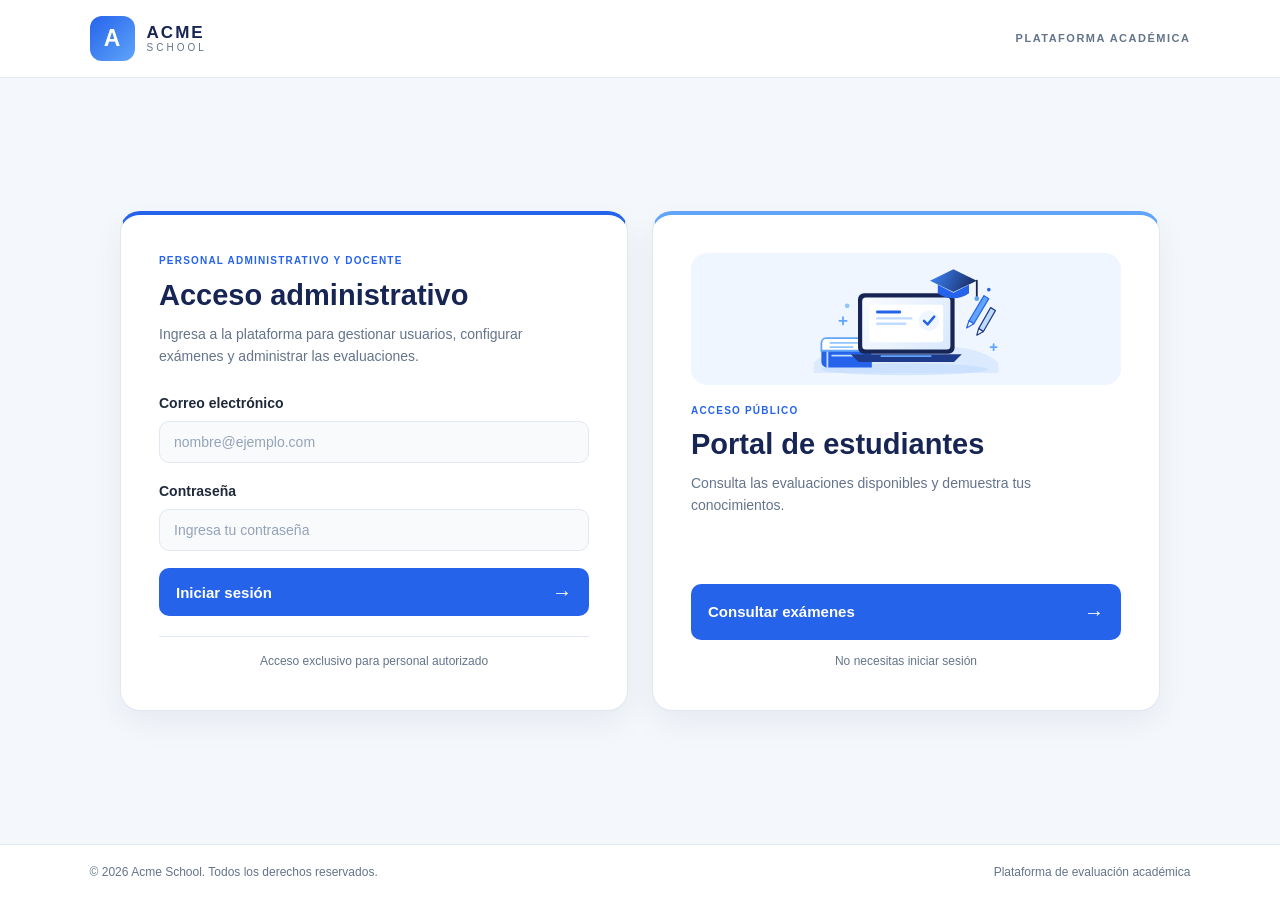
<file: index.html>
<!DOCTYPE html>
<html lang="es">

<head>
    <meta charset="UTF-8">
    <meta name="viewport" content="width=device-width, initial-scale=1.0">

    <meta name="description" content="Acme School - Plataforma de gestión y realización de exámenes">

    <title>Iniciar sesión | Acme School</title>

    <!-- Estilos generales -->
    <link rel="stylesheet" href="css/styles.css">

    <!-- Estilos del login -->
    <link rel="stylesheet" href="css/login.css">
</head>

<body>

    <!-- Encabezado -->
    <header class="login-header">
        <a href="index.html" class="brand">
            <div class="brand-icon">A</div>

            <div class="brand-text">
                <span class="brand-name">ACME</span>
                <span class="brand-subtitle">SCHOOL</span>
            </div>
        </a>

        <span class="header-label">PLATAFORMA ACADÉMICA</span>
    </header>

    <!-- Contenido principal -->
    <main class="login-main">

        <section class="login-container" aria-label="Opciones de acceso">

            <article class="access-card staff-card">
                <div class="login-card-header">
                    <span class="card-eyebrow">PERSONAL ADMINISTRATIVO Y DOCENTE</span>
                    <h1>Acceso administrativo</h1>
                    <p>Ingresa a la plataforma para gestionar usuarios, configurar exámenes y administrar las evaluaciones.</p>
                </div>

                <form id="login-form">
                    <div class="form-group">
                        <label for="email">Correo electrónico</label>
                        <input type="email" id="email" name="email" placeholder="nombre@ejemplo.com" autocomplete="username" required>
                    </div>
                    <div class="form-group">
                        <label for="password">Contraseña</label>
                        <input type="password" id="password" name="password" placeholder="Ingresa tu contraseña" autocomplete="current-password" required>
                    </div>
                    <div id="login-message" class="login-message" role="alert" aria-live="polite"></div>
                    <button type="submit" class="login-button">Iniciar sesión <span aria-hidden="true">→</span></button>
                </form>

                <div class="login-card-footer">
                    <span>Acceso exclusivo para personal autorizado</span>
                </div>
            </article>

            <article class="access-card student-card">
                <div class="student-icon">
                    <img
                        src="assets/images/student-portal.svg"
                        alt="Estudiante preparándose para una evaluación con libros y una tableta"
                    >
                </div>
                <span class="card-eyebrow">ACCESO PÚBLICO</span>
                <h2>Portal de estudiantes</h2>
                <p>Consulta las evaluaciones disponibles y demuestra tus conocimientos.</p>
                <a class="student-button" href="resolver.html">Consultar exámenes <span aria-hidden="true">→</span></a>
                <span class="student-note">No necesitas iniciar sesión</span>
            </article>

        </section>
    </main>

    <!-- Pie de página -->
    <footer class="login-footer">
        <p>© 2026 Acme School. Todos los derechos reservados.</p>
        <span>Plataforma de evaluación académica</span>
    </footer>

    <!-- JavaScript principal -->
    <script type="module" src="js/app.js"></script>

</body>

</html>
</file>
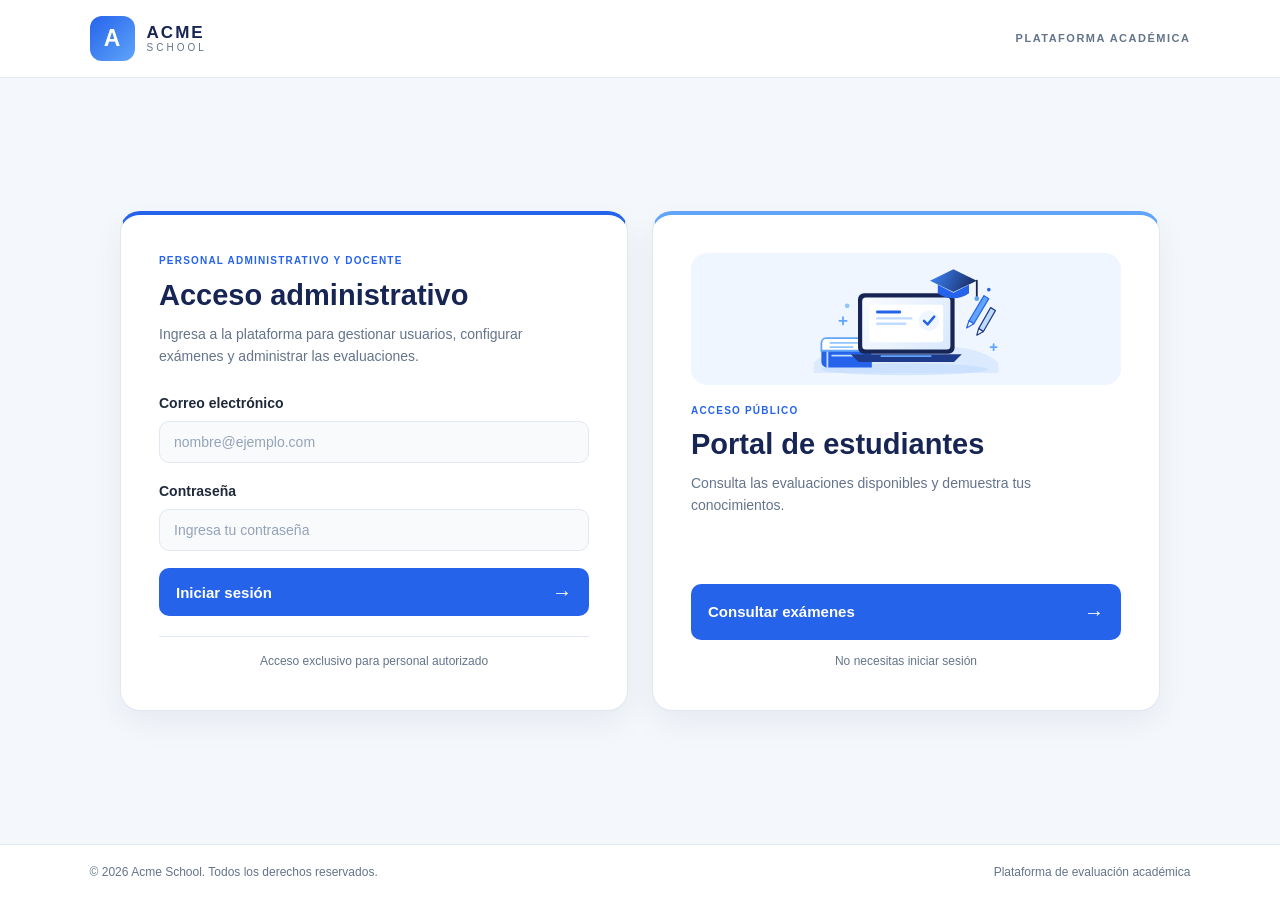
<file: dashboard.html>
<!DOCTYPE html>
<html lang="es">

<head>
    <meta charset="UTF-8">
    <meta name="viewport" content="width=device-width, initial-scale=1.0">

    <title>Dashboard | Acme School</title>

    <link rel="stylesheet" href="css/styles.css">
    <link rel="stylesheet" href="css/dashboard.css">
</head>

<body class="dashboard-page">

    <!-- ENCABEZADO -->
    <app-header></app-header>

    <!-- DISTRIBUCIÓN PRINCIPAL -->
    <div class="dashboard-layout">

        <!-- MENÚ LATERAL -->
        <app-sidebar></app-sidebar>


        <!-- CONTENIDO -->
        <main class="dashboard-content">

            <!-- BIENVENIDA -->
            <section id="overview" class="dashboard-welcome">

                <div>
                    <span class="welcome-tag">PANEL ADMINISTRATIVO</span>

                    <h1>¡Bienvenido a Acme School!</h1>

                    <p>
                        Administra tus usuarios y evaluaciones
                        desde un solo lugar.
                    </p>
                </div>

            </section>


            <!-- ESTADÍSTICAS -->
            <section class="stats-section">

                <div class="section-heading">
                    <h2>Resumen general</h2>
                    <p>Información de la plataforma</p>
                </div>

                <div class="stats-grid">

                    <acme-stat-card
                        id="users-count"
                        label="Usuarios registrados"
                        value="0"
                        icon="♙"
                        tone="users"
                    ></acme-stat-card>

                    <acme-stat-card
                        id="exams-count"
                        label="Exámenes creados"
                        value="0"
                        icon="▤"
                        tone="exams"
                    ></acme-stat-card>

                    <acme-stat-card
                        id="results-count"
                        label="Evaluaciones realizadas"
                        value="0"
                        icon="✓"
                        tone="results"
                    ></acme-stat-card>

                </div>
            </section>


            <!-- MÓDULOS -->
            <section class="modules-section">

                <div class="section-heading">
                    <h2>Administración</h2>
                    <p>Accede a los módulos de gestión.</p>
                </div>


                <div class="modules-grid">

                    <article id="users" class="module-card">

                        <div class="module-icon">♙</div>

                        <h3>Gestión de usuarios</h3>

                        <p>
                            Registra, consulta, actualiza y elimina
                            usuarios de la plataforma.
                        </p>

                        <a href="users.html" class="module-link">
                            Administrar usuarios →
                        </a>

                    </article>


                    <article id="exams" class="module-card">

                        <div class="module-icon">▤</div>

                        <h3>Gestión de exámenes</h3>

                        <p>
                            Crea evaluaciones, configura preguntas
                            y administra sus respuestas.
                        </p>

                        <a href="exams.html" class="module-link">
                            Administrar exámenes →
                        </a>

                    </article>

                </div>

            </section>


            <!-- PIE DE PÁGINA -->
            <footer class="dashboard-footer">
                © 2026 Acme School. Todos los derechos reservados.
            </footer>

        </main>

    </div>


    <!-- JAVASCRIPT -->
    <script type="module" src="js/app.js"></script>

</body>

</html>
</file>
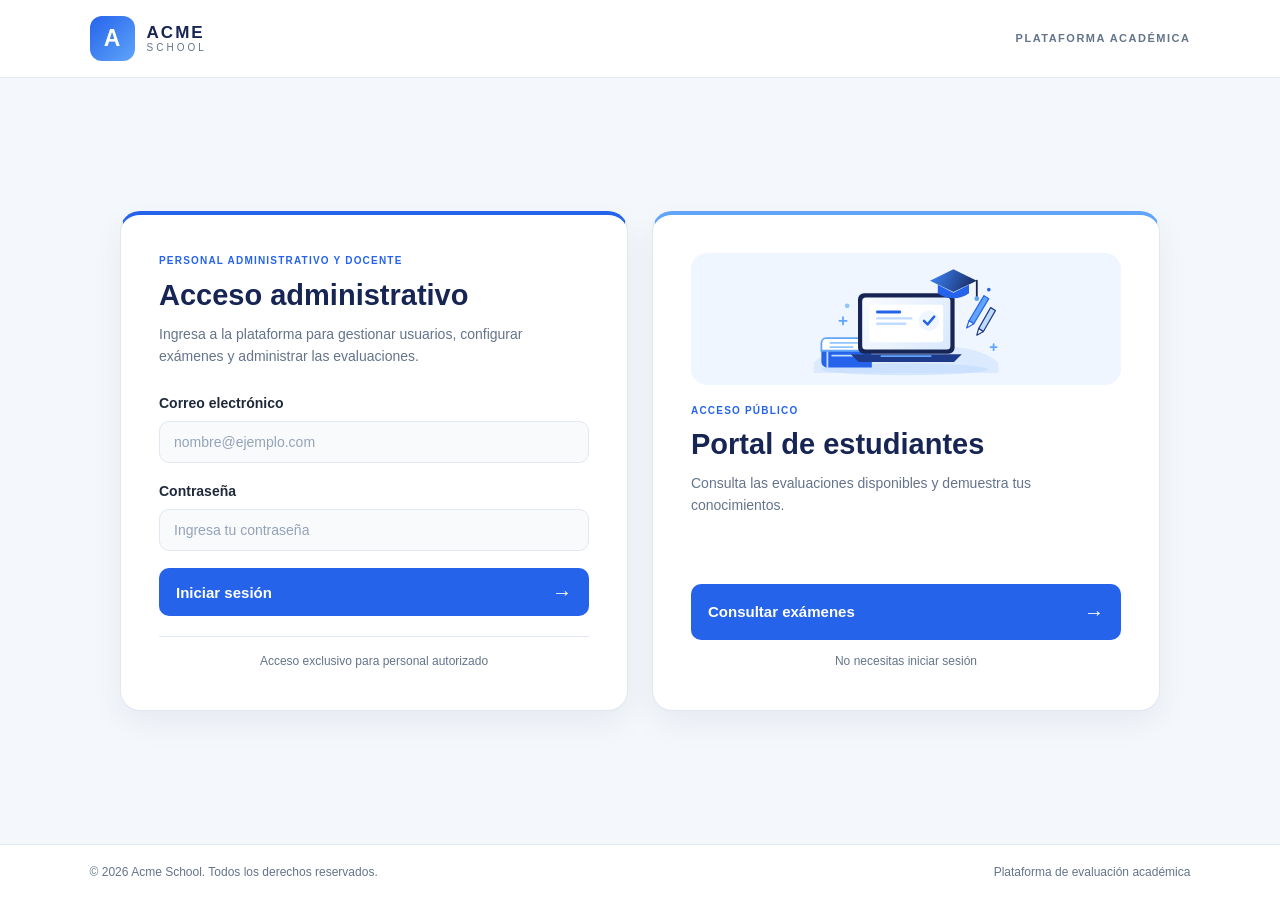
<file: exams.html>
<!DOCTYPE html>
<html lang="es">

<head>
    <meta charset="UTF-8">
    <meta name="viewport" content="width=device-width, initial-scale=1.0">

    <title>Gestión de exámenes | Acme School</title>

    <link rel="stylesheet" href="css/styles.css">
    <link rel="stylesheet" href="css/dashboard.css">
    <link rel="stylesheet" href="css/exams.css">
</head>

<body class="dashboard-page">

    <!-- ENCABEZADO -->
    <app-header></app-header>

    <!-- DISTRIBUCIÓN PRINCIPAL -->
    <div class="dashboard-layout">

        <!-- MENÚ LATERAL -->
        <app-sidebar></app-sidebar>

        <!-- CONTENIDO PRINCIPAL -->
        <main class="dashboard-content">

            <!-- PRESENTACIÓN -->
            <section class="dashboard-welcome">

                <span class="welcome-tag">PANEL ADMINISTRATIVO</span>

                <h1>Gestión de exámenes</h1>

                <p>
                    Crea, administra y configura las evaluaciones
                    de Acme School.
                </p>

            </section>


            <!-- FORMULARIO DE EXÁMENES -->
            <section class="exams-form-section">

                <div class="section-heading">

                    <h2 id="exam-form-title">Crear examen</h2>

                    <p>
                        Completa los datos para configurar una nueva evaluación.
                    </p>

                </div>

                <form id="exam-form">

                    <input type="hidden" id="exam-id">

                    <div class="exams-form-grid">

                        <!-- CÓDIGO -->
                        <div class="form-group">

                            <label for="exam-code">Código del examen</label>

                            <input
                                type="text"
                                id="exam-code"
                                placeholder="Ej. ACME-001"
                                required
                            >

                        </div>


                        <!-- TÍTULO -->
                        <div class="form-group">

                            <label for="exam-title">Título del examen</label>

                            <input
                                type="text"
                                id="exam-title"
                                placeholder="Ej. Evaluación de matemáticas"
                                required
                            >

                        </div>


                        <!-- TIEMPO -->
                        <div class="form-group">

                            <label for="exam-duration">
                                Tiempo (minutos)
                            </label>

                            <input
                                type="number"
                                id="exam-duration"
                                min="1"
                                max="300"
                                placeholder="Ej. 60"
                                required
                            >

                        </div>


                        <!-- PORCENTAJE DE APROBACIÓN -->
                        <div class="form-group">

                            <label for="exam-passing">
                                Porcentaje de aprobación (%)
                            </label>

                            <input
                                type="number"
                                id="exam-passing"
                                min="0"
                                max="100"
                                placeholder="Ej. 70"
                                required
                            >

                        </div>


                        <!-- DESCRIPCIÓN -->
                        <div class="form-group full-width">

                            <label for="exam-description">
                                Descripción del examen
                            </label>

                            <textarea
                                id="exam-description"
                                rows="4"
                                placeholder="Describe el contenido y objetivo de la evaluación..."
                                required
                            ></textarea>

                        </div>

                    </div>


                    <!-- MENSAJES -->
                    <div
                        id="exams-message"
                        class="exams-message"
                        role="alert"
                        aria-live="polite"
                    ></div>


                    <!-- BOTONES -->
                    <div class="exams-form-actions">

                        <button type="submit" id="submit-exam">
                            Crear examen
                        </button>

                        <button
                            type="button"
                            id="cancel-exam-edit"
                            hidden
                        >
                            Cancelar edición
                        </button>

                    </div>

                </form>

            </section>


            <!-- TABLA DE EXÁMENES -->
            <section class="exams-table-section">

                <div class="section-heading">

                    <h2>Exámenes registrados</h2>

                    <p>
                        Consulta y administra las evaluaciones disponibles.
                    </p>

                </div>


                <div class="table-container">

                    <table>

                        <thead>

                            <tr>
                                <th>Código</th>
                                <th>Título</th>
                                <th>Tiempo</th>
                                <th>Aprobación</th>
                                <th>Descripción</th>
                                <th>Acciones</th>
                            </tr>

                        </thead>

                        <tbody id="exams-table-body">

                            <!-- Los exámenes se cargarán con JavaScript -->

                        </tbody>

                    </table>

                </div>

            </section>


            <!-- PIE DE PÁGINA -->
            <footer class="dashboard-footer">

                © 2026 Acme School. Todos los derechos reservados.

            </footer>

        </main>

    </div>


    <!-- JAVASCRIPT -->
    <script type="module" src="js/app.js"></script>

</body>

</html>
</file>
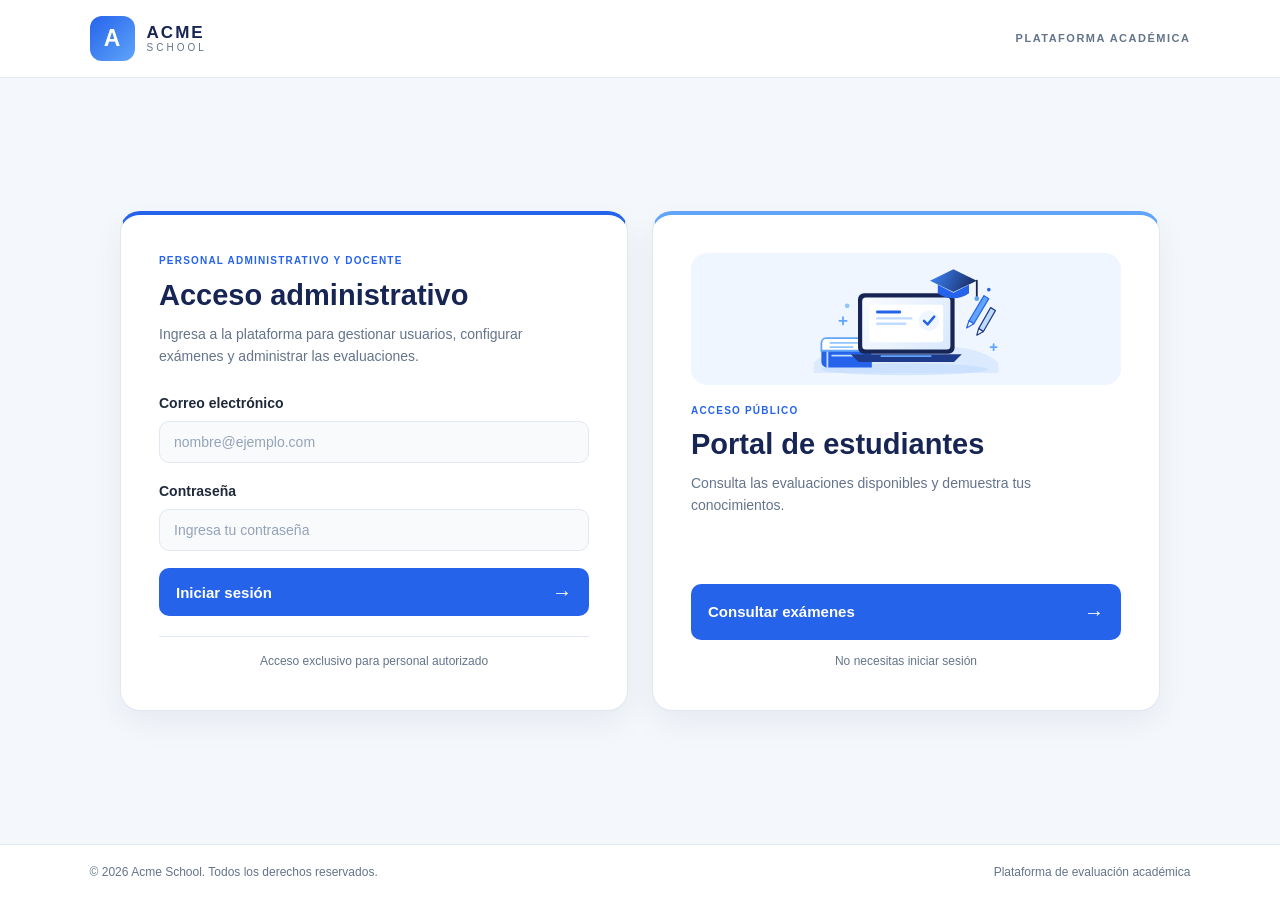
<file: questions.html>
<!DOCTYPE html>
<html lang="es">

<head>
    <meta charset="UTF-8">
    <meta name="viewport" content="width=device-width, initial-scale=1.0">

    <title>Gestión de preguntas | Acme School</title>

    <link rel="stylesheet" href="css/styles.css">
    <link rel="stylesheet" href="css/dashboard.css">
    <link rel="stylesheet" href="css/questions.css">
</head>

<body class="dashboard-page">

    <!-- ENCABEZADO -->
    <app-header></app-header>

    <!-- DISTRIBUCIÓN PRINCIPAL -->
    <div class="dashboard-layout">

        <!-- MENÚ LATERAL -->
        <app-sidebar></app-sidebar>

        <!-- CONTENIDO -->
        <main class="dashboard-content">

            <!-- PRESENTACIÓN -->
            <section class="dashboard-welcome">

                <span class="welcome-tag">PANEL ADMINISTRATIVO</span>

                <h1>Constructor de preguntas</h1>

                <p>
                    Administra las preguntas y respuestas de cada evaluación.
                </p>

                <a href="exams.html" class="back-link">
                    ← Volver a gestión de exámenes
                </a>

            </section>


            <!-- INFORMACIÓN DEL EXAMEN -->
            <section class="selected-exam-card">

                <div>
                    <span class="exam-label">EXAMEN SELECCIONADO</span>

                    <h2 id="selected-exam-title">
                        Cargando examen...
                    </h2>

                    <p id="selected-exam-description"></p>
                </div>

                <div class="selected-exam-details">

                    <span>
                        Código: <strong id="selected-exam-code"></strong>
                    </span>

                    <span>
                        Tiempo: <strong id="selected-exam-duration"></strong>
                    </span>

                    <span>
                        Aprobación: <strong id="selected-exam-passing"></strong>
                    </span>

                </div>

            </section>


            <!-- FORMULARIO DE PREGUNTAS -->
            <section class="questions-form-section">

                <div class="section-heading">

                    <h2 id="question-form-title">Crear pregunta</h2>

                    <p>
                        Escribe la pregunta y configura sus posibles respuestas.
                    </p>

                </div>

                <form id="question-form">

                    <input type="hidden" id="question-id">

                    <!-- DESCRIPCIÓN DE LA PREGUNTA -->
                    <div class="form-group">

                        <label for="question-text">
                            Enunciado de la pregunta
                        </label>

                        <textarea
                            id="question-text"
                            rows="3"
                            placeholder="Escribe aquí el enunciado de la pregunta..."
                            required
                        ></textarea>

                    </div>


                    <!-- RESPUESTAS -->
                    <div class="answers-section">

                        <div class="answers-heading">

                            <div>
                                <h3>Posibles respuestas</h3>

                                <p>
                                    Marca el círculo de la respuesta correcta.
                                </p>
                            </div>

                            <span class="correct-indicator">
                                Una sola correcta
                            </span>

                        </div>


                        <!-- CONTENEDOR DINÁMICO -->
                        <div id="answers-container">

                            <!-- JavaScript generará las respuestas aquí -->

                        </div>


                        <button
                            type="button"
                            id="add-answer"
                            class="add-answer-button"
                        >
                            + Agregar respuesta
                        </button>

                    </div>


                    <!-- MENSAJES -->
                    <div
                        id="questions-message"
                        class="questions-message"
                        role="alert"
                        aria-live="polite"
                    ></div>


                    <!-- ACCIONES -->
                    <div class="questions-form-actions">

                        <button type="submit" id="submit-question">
                            Guardar pregunta
                        </button>

                        <button
                            type="button"
                            id="cancel-question-edit"
                            hidden
                        >
                            Cancelar edición
                        </button>

                    </div>

                </form>

            </section>


            <!-- LISTADO DE PREGUNTAS -->
            <section class="questions-list-section">

                <div class="section-heading">

                    <h2>Preguntas registradas</h2>

                    <p>
                        Preguntas asociadas a este examen.
                    </p>

                </div>

                <div id="questions-list">

                    <!-- JavaScript mostrará las preguntas -->

                </div>

            </section>


            <!-- PIE DE PÁGINA -->
            <footer class="dashboard-footer">

                © 2026 Acme School. Todos los derechos reservados.

            </footer>

        </main>

    </div>


    <!-- JAVASCRIPT -->
    <script type="module" src="js/app.js"></script>

</body>

</html>
</file>
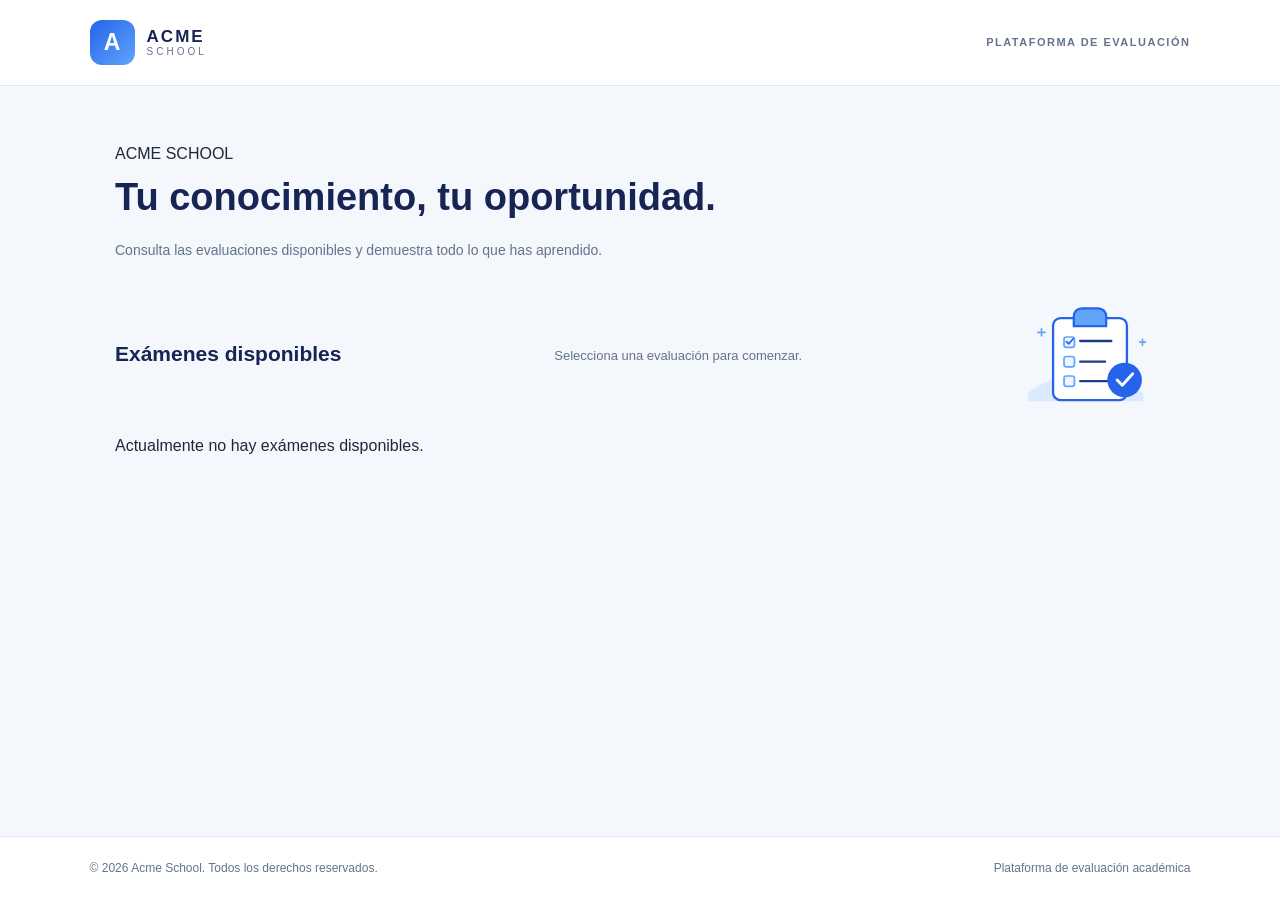
<file: resolver.html>
<!DOCTYPE html>
<html lang="es">

<head>
    <meta charset="UTF-8">
    <meta name="viewport" content="width=device-width, initial-scale=1.0">

    <title>Exámenes disponibles | Acme School</title>

    <link rel="stylesheet" href="css/styles.css">
    <link rel="stylesheet" href="css/exam.css">
</head>

<body class="resolver-page">

    <!-- ENCABEZADO -->
    <header class="public-header">

        <a href="resolver.html" class="brand">

            <div class="brand-icon">A</div>

            <div class="brand-text">
                <span class="brand-name">ACME</span>
                <span class="brand-subtitle">SCHOOL</span>
            </div>

        </a>

        <span class="header-label">
            PLATAFORMA DE EVALUACIÓN
        </span>

    </header>


    <!-- CONTENIDO PRINCIPAL -->
    <main class="resolver-main">

        <!-- INTRODUCCIÓN -->
        <section class="resolver-welcome">

            <span class="welcome-tag">ACME SCHOOL</span>

            <h1>Tu conocimiento, tu oportunidad.</h1>

            <p>
                Consulta las evaluaciones disponibles y demuestra
                todo lo que has aprendido.
            </p>

        </section>


        <!-- MENSAJES -->
        <div id="resolver-message" class="resolver-message" role="alert" aria-live="polite"></div>


        <!-- CATÁLOGO DE EXÁMENES -->
        <section id="exam-catalog">

            <div class="section-heading">

                <h2>Exámenes disponibles</h2>

                <p>
                    Selecciona una evaluación para comenzar.
                </p>

                <img
                    class="catalog-illustration"
                    src="assets/images/exam-catalog.svg"
                    alt="Portapapeles con una evaluación completada y una marca de verificación"
                >
            </div>

            <div id="available-exams" class="available-exams">

                <!-- Los exámenes se cargarán mediante JavaScript -->

            </div>

        </section>


        <!-- IDENTIFICACIÓN DEL ESTUDIANTE -->
        <section id="student-identification-section" hidden>

            <button type="button" id="back-to-catalog" class="back-link">
                ← Volver a los exámenes
            </button>

            <div class="student-card">

                <div class="section-heading">

                    <h2>Identificación del estudiante</h2>

                    <p>
                        Ingresa tus datos para comenzar la evaluación.
                    </p>

                    <div class="student-info-notice">
                        <span class="info-icon" aria-hidden="true">i</span>
                        <p>No necesitas una cuenta ni contraseña. Simplemente ingresa tu número de identificación y nombre completo para comenzar tu evaluación.</p>
                    </div>

                </div>

                <form id="student-form">

                    <div class="form-group">

                        <label for="student-identification">
                            Número de identificación
                        </label>

                        <input type="text" id="student-identification" required placeholder="Ingresa tu identificación">

                    </div>

                    <div class="form-group">

                        <label for="student-name">
                            Nombre completo
                        </label>

                        <input type="text" id="student-name" required placeholder="Ingresa tu nombre completo">

                    </div>

                    <button type="submit" id="start-exam">
                        Comenzar examen →
                    </button>

                </form>

            </div>

        </section>


        <!-- DESARROLLO DEL EXAMEN -->
        <section id="exam-view" hidden>

            <div class="exam-header-card">

                <div>

                    <span class="exam-label">
                        EVALUACIÓN EN CURSO
                    </span>

                    <h2 id="exam-title-display"></h2>

                    <p id="exam-description-display"></p>

                </div>

                <div class="exam-information">

                    <span>
                        Preguntas:
                        <strong id="exam-question-count">0</strong>
                    </span>

                    <span>
                        Para aprobar:
                        <strong id="exam-passing-display">0%</strong>
                    </span>

                </div>

            </div>


            <section class="exam-student-card" aria-label="Estudiante que presenta la evaluación">
                <h3>ESTUDIANTE QUE PRESENTA LA EVALUACIÓN</h3>
                <div class="exam-student-details">
                    <p><span class="student-detail-icon" aria-hidden="true"><svg viewBox="0 0 24 24" fill="none" xmlns="http://www.w3.org/2000/svg"><circle cx="12" cy="8" r="3.5" stroke="currentColor" stroke-width="1.8"/><path d="M5.5 20v-1.5a6.5 6.5 0 0 1 13 0V20h-13Z" stroke="currentColor" stroke-width="1.8" stroke-linejoin="round"/></svg></span><span>Nombre completo:</span> <strong id="exam-student-name"></strong></p>
                    <p><span class="student-detail-icon id-icon" aria-hidden="true">#</span><span>Número de identificación:</span> <strong id="exam-student-identification"></strong></p>
                </div>
            </section>

            <!-- CRONÓMETRO -->
            <div class="timer-card">

                <span>TIEMPO RESTANTE</span>

                <strong id="exam-timer">00:00</strong>

            </div>


            <!-- PREGUNTAS -->
            <form id="exam-form">

                <div id="exam-questions">

                    <!-- Las preguntas aparecerán aquí -->

                </div>

                <button type="submit" id="finish-exam">
                    Terminar examen
                </button>

            </form>

        </section>


        <!-- RESULTADOS -->
        <section id="exam-result" hidden>

            <div class="result-card">

                <span class="result-label">
                    RESULTADO DE LA EVALUACIÓN
                </span>

                <h2 id="result-status"></h2>

                <div class="result-percentage">

                    <strong id="result-percentage">0%</strong>

                    <span>Porcentaje obtenido</span>

                </div>

                <p id="result-student"></p>

                <p id="result-detail"></p>

                <div class="result-actions">
                    <button type="button" id="return-catalog">
                        Volver a los exámenes
                    </button>
                    <a class="return-home-button" href="index.html">
                        Volver al inicio
                    </a>
                </div>

            </div>

        </section>

    </main>


    <!-- PIE DE PÁGINA -->
    <footer class="public-footer">

        <p>
            © 2026 Acme School. Todos los derechos reservados.
        </p>

        <span>Plataforma de evaluación académica</span>

    </footer>


    <!-- JAVASCRIPT -->
    <script type="module" src="js/app.js"></script>

</body>

</html>
</file>
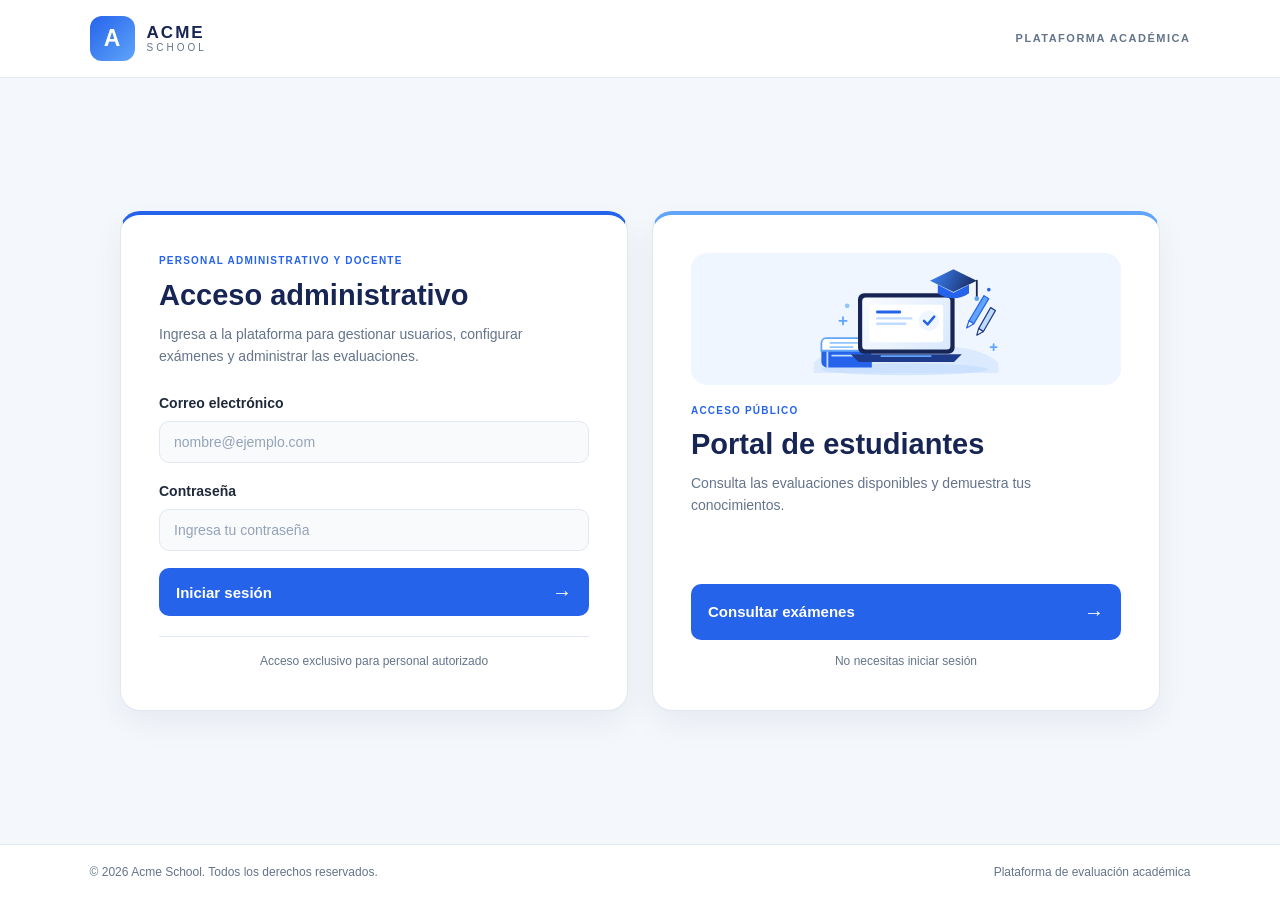
<file: users.html>
<!DOCTYPE html>
<html lang="es">

<head>
    <meta charset="UTF-8">
    <meta name="viewport" content="width=device-width, initial-scale=1.0">

    <title>Gestión de usuarios | Acme School</title>

    <link rel="stylesheet" href="css/styles.css">
    <link rel="stylesheet" href="css/dashboard.css">
    <link rel="stylesheet" href="css/users.css">
</head>

<body class="dashboard-page">

    <!-- ENCABEZADO -->
    <app-header></app-header>

    <!-- DISTRIBUCIÓN PRINCIPAL -->
    <div class="dashboard-layout">

        <!-- MENÚ LATERAL -->
        <app-sidebar></app-sidebar>

        <!-- CONTENIDO -->
        <main class="dashboard-content">

            <!-- ENCABEZADO DE LA SECCIÓN -->
            <section class="dashboard-welcome">

                <span class="welcome-tag">PANEL ADMINISTRATIVO</span>

                <h1>Gestión de usuarios</h1>

                <p>
                    Administra el personal autorizado de Acme School.
                </p>

            </section>


            <!-- FORMULARIO -->
            <section class="users-form-section">

                <div class="section-heading">
                    <h2 id="form-title">Registrar usuario</h2>

                    <p>
                        Completa los datos para registrar un nuevo usuario.
                    </p>
                </div>

                <form id="user-form">

                    <input type="hidden" id="user-id">

                    <div class="users-form-grid">

                        <div class="form-group">
                            <label for="identification">
                                Número de identificación
                            </label>

                            <input
                                type="text"
                                id="identification"
                                required
                                placeholder="Ej. 1098765432"
                            >
                        </div>


                        <div class="form-group">
                            <label for="full-name">
                                Nombre completo
                            </label>

                            <input
                                type="text"
                                id="full-name"
                                required
                                placeholder="Nombre y apellidos"
                            >
                        </div>


                        <div class="form-group">
                            <label for="user-email">
                                Correo electrónico
                            </label>

                            <input
                                type="email"
                                id="user-email"
                                required
                                placeholder="usuario@acmeschool.com"
                            >
                        </div>


                        <div class="form-group">
                            <label for="phone">
                                Teléfono
                            </label>

                            <input
                                type="tel"
                                id="phone"
                                required
                                placeholder="Número de contacto"
                            >
                        </div>


                        <div class="form-group">
                            <label for="position">
                                Cargo
                            </label>

                            <select id="position" required>

                                <option value="">
                                    Selecciona un cargo
                                </option>

                                <option value="Administrativo">
                                    Administrativo
                                </option>

                                <option value="Docente">
                                    Docente
                                </option>

                            </select>
                        </div>


                        <div class="form-group">
                            <label for="user-password">
                                Contraseña
                            </label>

                            <input
                                type="password"
                                id="user-password"
                                placeholder="Ingresa una contraseña"
                                autocomplete="new-password"
                                required
                            >
                        </div>

                    </div>


                    <div id="users-message" role="alert"></div>


                    <div class="users-form-actions">

                        <button type="submit" id="submit-user">
                            Registrar usuario
                        </button>

                        <button
                            type="button"
                            id="cancel-edit"
                            hidden
                        >
                            Cancelar edición
                        </button>

                    </div>

                </form>

            </section>


            <!-- TABLA DE USUARIOS -->
            <section class="users-table-section">

                <div class="section-heading">

                    <h2>Usuarios registrados</h2>

                    <p>
                        Personal con acceso a la plataforma.
                    </p>

                </div>

                <div class="table-container">

                    <table>

                        <thead>
                            <tr>
                                <th>Identificación</th>
                                <th>Nombre completo</th>
                                <th>Correo electrónico</th>
                                <th>Teléfono</th>
                                <th>Cargo</th>
                                <th>Acciones</th>
                            </tr>
                        </thead>

                        <tbody id="users-table-body">

                            <!-- Los usuarios se cargarán con JavaScript -->

                        </tbody>

                    </table>

                </div>

            </section>


            <!-- PIE DE PÁGINA -->
            <footer class="dashboard-footer">
                © 2026 Acme School. Todos los derechos reservados.
            </footer>

        </main>

    </div>


    <!-- JAVASCRIPT -->
    <script type="module" src="js/app.js"></script>

</body>

</html>
</file>
<file: css/styles.css>
/* =========================================
   ACME SCHOOL - ESTILOS GENERALES
========================================= */

/* Variables de colores */
:root {
    --primary-color: #2563EB;
    --primary-dark: #172554;
    --secondary-color: #60A5FA;

    --background-color: #F4F7FC;
    --white-color: #FFFFFF;

    --text-color: #1E293B;
    --text-secondary: #64748B;

    --border-color: #E2E8F0;
}

/* Configuración general */
* {
    margin: 0;
    padding: 0;
    box-sizing: border-box;
}

html {
    scroll-behavior: smooth;
}

body {
    font-family: Arial, Helvetica, sans-serif;
    background-color: var(--background-color);
    color: var(--text-color);
    line-height: 1.6;
    min-height: 100vh;

    display: flex;
    flex-direction: column;
}

/* Elementos generales */
button,
input {
    font-family: inherit;
}

a {
    text-decoration: none;
}

button {
    cursor: pointer;
}

:where(a, button, input):focus-visible {
    outline: 3px solid #60A5FA;
    outline-offset: 3px;
}

@keyframes acme-fade-in {
    from { opacity: 0; }
    to { opacity: 1; }
}

@keyframes acme-rise-in {
    from { opacity: 0; transform: translateY(12px); }
    to { opacity: 1; transform: translateY(0); }
}

.login-main,
.dashboard-content,
.resolver-main {
    animation: acme-fade-in 0.45s ease-out;
}

@media (prefers-reduced-motion: reduce) {
    *,
    *::before,
    *::after {
        scroll-behavior: auto !important;
        animation-duration: 0.01ms !important;
        animation-iteration-count: 1 !important;
        transition-duration: 0.01ms !important;
    }
}
</file>
<file: css/login.css>
/* ACME SCHOOL - PORTAL DE ACCESO */
.login-header {
    display: flex;
    justify-content: space-between;
    align-items: center;
    padding: 16px 7%;
    background: var(--white-color);
    border-bottom: 1px solid var(--border-color);
}
.brand { display: flex; align-items: center; gap: 12px; color: var(--primary-dark); }
.brand-icon {
    width: 45px; height: 45px; display: grid; place-items: center;
    background: linear-gradient(135deg, #2563EB, #60A5FA); color: white;
    font-size: 23px; font-weight: bold; border-radius: 12px;
}
.brand-text { display: flex; flex-direction: column; line-height: 1.1; }
.brand-name { font-size: 17px; font-weight: 800; letter-spacing: 2px; }
.brand-subtitle { font-size: 10px; letter-spacing: 3px; color: var(--text-secondary); }
.header-label { font-size: 11px; font-weight: bold; letter-spacing: 1.5px; color: var(--text-secondary); }

.login-main {
    width: min(1040px, calc(100% - 40px));
    margin: auto;
    padding: clamp(24px, 5vh, 52px) 0;
    flex: 1;
    display: flex;
    align-items: center;
}
.login-container {
    width: 100%;
    display: grid;
    grid-template-columns: repeat(2, minmax(0, 1fr));
    align-items: stretch;
    gap: 24px;
}
.access-card {
    min-width: 0;
    display: flex;
    flex-direction: column;
    background: var(--white-color);
    padding: clamp(24px, 3vw, 38px);
    border: 1px solid var(--border-color);
    border-radius: 20px;
    box-shadow: 0 12px 32px rgba(15, 23, 42, .06);
    animation: acme-rise-in .5s ease-out backwards;
    transition: transform .2s ease, box-shadow .2s ease;
}
.access-card:nth-child(2) { animation-delay: .12s; }
.access-card:hover { transform: translateY(-3px); box-shadow: 0 17px 38px rgba(15, 23, 42, .1); }
.staff-card { border-top: 4px solid var(--primary-color); }
.student-card { border-top: 4px solid var(--secondary-color); }
.login-card-header { margin-bottom: 24px; }
.card-eyebrow {
    display: block;
    margin-bottom: 9px;
    color: var(--primary-color);
    font-size: 10px;
    font-weight: 800;
    letter-spacing: 1.2px;
}
.login-card-header h1, .student-card h2 {
    color: var(--primary-dark);
    font-size: clamp(23px, 2.5vw, 29px);
    line-height: 1.2;
    margin-bottom: 10px;
}
.login-card-header p, .student-card > p { color: var(--text-secondary); font-size: 14px; }
.form-group { margin-bottom: 17px; }
.form-group label { display: block; font-size: 14px; font-weight: 600; margin-bottom: 7px; }
.form-group input {
    width: 100%; padding: 12px 14px; border: 1px solid var(--border-color);
    border-radius: 10px; outline: none; background: #F8FAFC; font-size: 14px;
    transition: border-color .2s, box-shadow .2s, background-color .2s;
}
.form-group input:focus { border-color: var(--primary-color); box-shadow: 0 0 0 3px rgba(37, 99, 235, .12); background: white; }
.form-group input::placeholder { color: #94A3B8; }
.login-message { color: #DC2626; font-size: 13px; margin-bottom: 12px; }
.login-button, .student-button {
    width: 100%; min-height: 48px; display: flex; justify-content: space-between;
    align-items: center; padding: 12px 17px; border: 0; border-radius: 10px;
    background: var(--primary-color); color: white; font-size: 15px; font-weight: bold;
    transition: background-color .2s, transform .2s, box-shadow .2s;
}
.login-button:hover, .student-button:hover { background: #1D4ED8; transform: translateY(-2px); box-shadow: 0 7px 16px rgba(37, 99, 235, .2); }
.login-button:focus-visible, .student-button:focus-visible { outline: 3px solid #93C5FD; outline-offset: 3px; }
.login-button span, .student-button span { font-size: 20px; }
.login-card-footer {
    margin-top: 20px; padding-top: 15px; border-top: 1px solid var(--border-color);
    text-align: center; font-size: 12px; color: var(--text-secondary);
}
.student-icon {
    width: 100%;
    height: 132px;
    display: grid;
    place-items: center;
    margin-bottom: 18px;
    flex: 0 0 132px;
    overflow: hidden;
    border-radius: 16px;
    background: #EFF6FF;
}
.student-icon img {
    display: block;
    width: min(216px, 100%);
    height: 100%;
    max-height: 132px;
    object-fit: contain;
}
.student-card .card-eyebrow { margin-bottom: 8px; }
.student-card h2 { margin-bottom: 10px; }
.student-card > p { max-width: 360px; margin-bottom: 25px; }
.student-button { margin-top: auto; text-decoration: none; }
.student-note { margin-top: 12px; text-align: center; font-size: 12px; color: var(--text-secondary); }
.login-footer {
    display: flex; justify-content: space-between; align-items: center;
    padding: 18px 7%; background: var(--white-color); border-top: 1px solid var(--border-color);
    font-size: 12px; color: var(--text-secondary);
}

@media (max-width: 700px) {
    .login-main { width: min(520px, calc(100% - 32px)); padding: 24px 0; }
    .login-container { grid-template-columns: 1fr; gap: 16px; }
    .access-card { padding: 24px; }
    .login-card-header { margin-bottom: 20px; }
    .student-icon { margin-bottom: 14px; }
}
@media (max-width: 480px) {
    .login-header { padding: 14px 20px; }
    .header-label { display: none; }
    .login-footer { flex-direction: column; gap: 4px; text-align: center; padding: 16px; }
}
</file>
<file: css/dashboard.css>
/* =========================================
   ACME SCHOOL - DASHBOARD
========================================= */

.dashboard-page {
    background-color: #F4F7FC;
}


/* ENCABEZADO */

.dashboard-header {
    height: 80px;
    padding: 0 35px;

    display: flex;
    justify-content: space-between;
    align-items: center;

    background-color: white;
    border-bottom: 1px solid var(--border-color);
}

.header-user {
    display: flex;
    align-items: center;
    gap: 12px;
}

.user-avatar {
    width: 42px;
    height: 42px;

    display: grid;
    place-items: center;

    background-color: #DBEAFE;
    color: var(--primary-color);

    border-radius: 50%;
    font-weight: bold;
}

.user-info {
    display: flex;
    flex-direction: column;
}

.user-info strong {
    font-size: 13px;
}

.user-info span {
    font-size: 12px;
    color: var(--text-secondary);
}


/* DISTRIBUCIÓN */

.dashboard-layout {
    display: grid;
    grid-template-columns: 250px 1fr;

    min-height: calc(100vh - 80px);
}


/* MENÚ LATERAL */

.dashboard-sidebar {
    display: flex;
    flex-direction: column;

    background-color: white;
    border-right: 1px solid var(--border-color);

    padding: 35px 20px;
}

.sidebar-label {
    font-size: 10px;
    font-weight: bold;
    letter-spacing: 1.5px;

    color: var(--text-secondary);

    padding: 0 12px;
    margin-bottom: 20px;
}

.sidebar-nav {
    display: flex;
    flex-direction: column;
    gap: 8px;
}

.nav-item {
    display: flex;
    align-items: center;
    gap: 12px;

    padding: 13px 15px;

    color: var(--text-secondary);

    border-radius: 9px;
    font-size: 14px;

    transition: 0.2s;
}

.nav-item span {
    font-size: 19px;
}

.nav-item:hover,
.nav-item.active {
    background-color: #EFF6FF;
    color: var(--primary-color);
}

.nav-item.active {
    font-weight: bold;
}

.sidebar-bottom {
    margin-top: auto;
    padding-top: 30px;
}

.logout-button {
    width: 100%;

    display: flex;
    align-items: center;
    gap: 12px;

    padding: 13px 15px;

    background: transparent;
    border: none;
    border-radius: 9px;

    color: #DC2626;
    font-size: 14px;
    text-align: left;

    transition: 0.2s;
}

.logout-button:hover {
    background-color: #FEF2F2;
}

.logout-button span {
    font-size: 19px;
}


/* CONTENIDO */

.dashboard-content {
    padding: 40px;
    min-width: 0;
}

.dashboard-welcome {
    margin-bottom: 40px;
}

.welcome-tag {
    display: inline-block;

    color: var(--primary-color);
    font-size: 11px;
    font-weight: bold;
    letter-spacing: 1.5px;

    margin-bottom: 12px;
}

.dashboard-welcome h1 {
    font-size: 28px;
    color: var(--primary-dark);

    margin-bottom: 8px;
}

.dashboard-welcome p {
    color: var(--text-secondary);
    font-size: 14px;
}


/* ENCABEZADOS DE SECCIÓN */

.section-heading {
    margin-bottom: 20px;
}

.section-heading h2 {
    font-size: 19px;
    color: var(--primary-dark);

    margin-bottom: 4px;
}

.section-heading p {
    color: var(--text-secondary);
    font-size: 13px;
}


/* ESTADÍSTICAS */

.stats-section {
    margin-bottom: 40px;
}

.stats-grid {
    display: grid;
    grid-template-columns: repeat(3, 1fr);
    gap: 20px;
}

.stats-grid acme-stat-card {
    display: block;
    min-width: 0;
}

.stat-card {
    display: flex;
    align-items: center;
    gap: 16px;

    padding: 24px;

    background-color: white;
    border: 1px solid var(--border-color);
    border-radius: 14px;

    box-shadow: 0 5px 15px rgba(15, 23, 42, 0.03);
    animation: acme-rise-in .45s ease-out backwards;
    transition: transform .2s ease, box-shadow .2s ease;
}

.stat-card:nth-child(2) { animation-delay: .08s; }
.stat-card:nth-child(3) { animation-delay: .16s; }
.stat-card:hover { transform: translateY(-3px); box-shadow: 0 10px 24px rgba(15, 23, 42, .08); }

.stat-icon {
    width: 48px;
    height: 48px;

    display: grid;
    place-items: center;

    border-radius: 12px;
    font-size: 23px;
}

.users-icon {
    background-color: #DBEAFE;
    color: #2563EB;
}

.exams-icon {
    background-color: #F3E8FF;
    color: #9333EA;
}

.results-icon {
    background-color: #DCFCE7;
    color: #16A34A;
}

.stat-card div:last-child {
    display: flex;
    flex-direction: column;
    gap: 5px;
}

.stat-card span {
    font-size: 12px;
    color: var(--text-secondary);
}

.stat-card strong {
    font-size: 25px;
    color: var(--primary-dark);
}


/* MÓDULOS */

.modules-section {
    margin-bottom: 40px;
}

.modules-grid {
    display: grid;
    grid-template-columns: repeat(2, 1fr);
    gap: 20px;
}

.module-card {
    padding: 28px;

    background-color: white;
    border: 1px solid var(--border-color);
    border-radius: 14px;

    transition: 0.2s;
    animation: acme-rise-in .45s ease-out backwards;
}

.module-card:nth-child(2) { animation-delay: .1s; }

.module-card:hover {
    transform: translateY(-3px);

    box-shadow: 0 10px 25px rgba(15, 23, 42, 0.06);
}

.module-icon {
    width: 48px;
    height: 48px;

    display: grid;
    place-items: center;

    background-color: #EFF6FF;
    color: var(--primary-color);

    font-size: 23px;
    border-radius: 12px;

    margin-bottom: 18px;
}

.module-card h3 {
    font-size: 17px;
    color: var(--primary-dark);

    margin-bottom: 10px;
}

.module-card p {
    color: var(--text-secondary);
    font-size: 13px;
    line-height: 1.7;

    margin-bottom: 20px;
}

.module-link {
    color: var(--primary-color);
    font-weight: bold;
    font-size: 13px;
}

.module-link:hover {
    text-decoration: underline;
}


/* PIE DE PÁGINA */

.dashboard-footer {
    padding-top: 25px;

    border-top: 1px solid var(--border-color);

    color: var(--text-secondary);
    font-size: 12px;
}


/* =========================================
   RESPONSIVE
========================================= */

@media (max-width: 1000px) {

    .stats-grid {
        grid-template-columns: 1fr;
    }

}

@media (max-width: 750px) {

    .dashboard-layout {
        grid-template-columns: 1fr;
    }

    .dashboard-sidebar {
        padding: 15px;
        border-right: none;
        border-bottom: 1px solid var(--border-color);
    }

    .sidebar-label,
    .sidebar-bottom {
        display: none;
    }

    .sidebar-nav {
        flex-direction: row;
        flex-wrap: wrap;
    }

    .nav-item {
        font-size: 12px;
    }

    .dashboard-content {
        padding: 25px 20px;
    }

}

@media (max-width: 500px) {

    .dashboard-header {
        padding: 0 18px;
    }

    .user-info {
        display: none;
    }

    .modules-grid {
        grid-template-columns: 1fr;
    }

    .dashboard-welcome h1 {
        font-size: 23px;
    }

}
</file>
<file: css/exams.css>
/* =========================================
   ACME SCHOOL - GESTIÓN DE EXÁMENES
========================================= */

/* CONTENEDORES */

.exams-form-section,
.exams-table-section {
    background-color: var(--white-color);
    padding: 30px;
    margin-bottom: 30px;

    border: 1px solid var(--border-color);
    border-radius: 14px;

    box-shadow: 0 5px 15px rgba(15, 23, 42, 0.03);
}


/* FORMULARIO */

.exams-form-grid {
    display: grid;
    grid-template-columns: repeat(2, 1fr);
    gap: 22px;

    margin-top: 25px;
}

.exams-form-grid .form-group {
    display: flex;
    flex-direction: column;
}

.exams-form-grid .full-width {
    grid-column: 1 / -1;
}

.exams-form-grid label {
    font-size: 13px;
    font-weight: 600;
    margin-bottom: 9px;

    color: var(--text-color);
}

.exams-form-grid input,
.exams-form-grid textarea {
    width: 100%;
    padding: 13px 14px;

    border: 1px solid var(--border-color);
    border-radius: 9px;

    background-color: #F8FAFC;
    color: var(--text-color);

    font-family: inherit;
    font-size: 13px;

    outline: none;
    transition: 0.2s;
}

.exams-form-grid textarea {
    resize: vertical;
    min-height: 110px;
}

.exams-form-grid input:focus,
.exams-form-grid textarea:focus {
    border-color: var(--primary-color);

    box-shadow: 0 0 0 3px rgba(37, 99, 235, 0.12);

    background-color: white;
}

.exams-form-grid input::placeholder,
.exams-form-grid textarea::placeholder {
    color: #94A3B8;
}


/* BOTONES */

.exams-form-actions {
    display: flex;
    gap: 12px;
    margin-top: 25px;
}

#submit-exam,
#cancel-exam-edit {
    padding: 13px 22px;

    border: none;
    border-radius: 9px;

    font-size: 13px;
    font-weight: bold;

    cursor: pointer;
    transition: 0.2s;
}

#submit-exam {
    background-color: var(--primary-color);
    color: white;
}

#submit-exam:hover {
    background-color: #1D4ED8;
    transform: translateY(-2px);
}

#cancel-exam-edit {
    background-color: #E2E8F0;
    color: var(--text-color);
}

#cancel-exam-edit:hover {
    background-color: #CBD5E1;
}


/* MENSAJES */

.exams-message {
    font-size: 13px;
    margin-top: 15px;
}

.exams-message.error {
    color: #DC2626;
}

.exams-message.success {
    color: #16A34A;
}


/* TABLA */

.table-container {
    width: 100%;
    overflow-x: auto;
    margin-top: 20px;
}

.table-container table {
    width: 100%;
    border-collapse: collapse;
    white-space: nowrap;
}

.table-container thead {
    background-color: #F8FAFC;
}

.table-container th {
    padding: 15px 18px;

    color: var(--text-secondary);

    font-size: 11px;
    font-weight: bold;
    letter-spacing: 0.5px;

    text-align: left;

    border-bottom: 1px solid var(--border-color);
}

.table-container td {
    padding: 16px 18px;

    font-size: 12px;
    color: var(--text-color);

    border-bottom: 1px solid var(--border-color);
}

.table-container tbody tr:hover {
    background-color: #F8FAFC;
}

.table-container tbody tr:last-child td {
    border-bottom: none;
}


/* BOTONES DE ACCIONES */

.action-button {
    padding: 7px 12px;

    border: none;
    border-radius: 6px;

    font-size: 11px;
    font-weight: bold;

    cursor: pointer;
    transition: 0.2s;
}

.edit-button {
    background-color: #DBEAFE;
    color: #1D4ED8;
    margin-right: 5px;
}

.edit-button:hover {
    background-color: #BFDBFE;
}

.delete-button {
    background-color: #FEE2E2;
    color: #DC2626;
}

.delete-button:hover {
    background-color: #FECACA;
}

.questions-button {
    background-color: #F3E8FF;
    color: #7E22CE;
}

.questions-button:hover {
    background-color: #E9D5FF;
}


/* TABLA VACÍA */

.empty-exams {
    padding: 35px;
    text-align: center;

    color: var(--text-secondary);
    font-size: 13px;
}


/* ELEMENTOS OCULTOS */

[hidden] {
    display: none !important;
}


/* =========================================
   RESPONSIVE
========================================= */

@media (max-width: 750px) {

    .exams-form-section,
    .exams-table-section {
        padding: 22px;
    }

    .exams-form-grid {
        grid-template-columns: 1fr;
        gap: 18px;
    }

    .exams-form-grid .full-width {
        grid-column: auto;
    }

}

@media (max-width: 500px) {

    .exams-form-actions {
        flex-direction: column;
    }

    #submit-exam,
    #cancel-exam-edit {
        width: 100%;
    }

}
</file>
<file: css/questions.css>
/* =========================================
   ACME SCHOOL - CONSTRUCTOR DE PREGUNTAS
========================================= */

/* INFORMACIÓN DEL EXAMEN */

.selected-exam-card {
    display: flex;
    justify-content: space-between;
    align-items: center;
    flex-wrap: wrap;
    gap: 25px;

    padding: 28px;
    margin-bottom: 30px;

    background: linear-gradient(135deg, #172554, #1E40AF);
    color: white;

    border-radius: 14px;
}

.exam-label {
    display: block;
    color: #93C5FD;
    font-size: 11px;
    font-weight: bold;
    letter-spacing: 1.5px;
    margin-bottom: 10px;
}

.selected-exam-card h2 {
    font-size: 23px;
    margin-bottom: 8px;
}

.selected-exam-card p {
    font-size: 13px;
    color: #DBEAFE;
}

.selected-exam-details {
    display: flex;
    flex-direction: column;
    gap: 9px;
    font-size: 12px;
    color: #DBEAFE;
}

.selected-exam-details strong {
    color: white;
}


/* ENLACE DE REGRESO */

.back-link {
    display: inline-block;
    margin-top: 18px;

    color: var(--primary-color);
    font-size: 13px;
    font-weight: bold;
}

.back-link:hover {
    text-decoration: underline;
}


/* CONTENEDORES */

.questions-form-section,
.questions-list-section {
    background-color: white;

    padding: 30px;
    margin-bottom: 30px;

    border: 1px solid var(--border-color);
    border-radius: 14px;

    box-shadow: 0 5px 15px rgba(15, 23, 42, 0.03);
}


/* FORMULARIO */

.questions-form-section .form-group {
    display: flex;
    flex-direction: column;
    margin-top: 25px;
}

.questions-form-section label {
    font-size: 13px;
    font-weight: 600;
    margin-bottom: 9px;
}

.questions-form-section textarea {
    width: 100%;
    padding: 14px;

    border: 1px solid var(--border-color);
    border-radius: 9px;

    background-color: #F8FAFC;

    font-family: inherit;
    font-size: 13px;

    outline: none;
    resize: vertical;

    transition: 0.2s;
}

.questions-form-section textarea:focus {
    border-color: var(--primary-color);

    box-shadow: 0 0 0 3px rgba(37, 99, 235, 0.12);

    background-color: white;
}


/* SECCIÓN DE RESPUESTAS */

.answers-section {
    margin-top: 30px;
}

.answers-heading {
    display: flex;
    justify-content: space-between;
    align-items: center;
    flex-wrap: wrap;
    gap: 12px;

    margin-bottom: 20px;
}

.answers-heading h3 {
    font-size: 16px;
    color: var(--primary-dark);
    margin-bottom: 5px;
}

.answers-heading p {
    font-size: 12px;
    color: var(--text-secondary);
}

.correct-indicator {
    padding: 7px 12px;

    background-color: #DCFCE7;
    color: #15803D;

    border-radius: 20px;

    font-size: 11px;
    font-weight: bold;
}


/* RESPUESTAS DINÁMICAS */

#answers-container {
    display: flex;
    flex-direction: column;
    gap: 12px;
}

.answer-item {
    display: flex;
    align-items: center;
    gap: 12px;

    padding: 12px;

    background-color: #F8FAFC;

    border: 1px solid var(--border-color);
    border-radius: 10px;
}

.answer-item input[type="radio"] {
    width: 18px;
    height: 18px;

    accent-color: #16A34A;

    cursor: pointer;
    flex-shrink: 0;
}

.answer-item input[type="text"] {
    flex: 1;
    min-width: 0;

    padding: 11px;

    border: 1px solid var(--border-color);
    border-radius: 7px;

    font-size: 13px;
    outline: none;
}

.answer-item input[type="text"]:focus {
    border-color: var(--primary-color);
}

.answer-item input[type="text"]::placeholder {
    color: #94A3B8;
}

.answer-item label {
    margin: 0;
    font-size: 12px;
    color: var(--text-secondary);
}


/* BOTÓN ELIMINAR RESPUESTA */

.remove-answer-button {
    padding: 8px 11px;

    background-color: #FEE2E2;
    color: #DC2626;

    border: none;
    border-radius: 7px;

    font-weight: bold;
    cursor: pointer;

    transition: 0.2s;
}

.remove-answer-button:hover {
    background-color: #FECACA;
}


/* AGREGAR RESPUESTA */

.add-answer-button {
    margin-top: 18px;

    padding: 11px 16px;

    background-color: #EFF6FF;
    color: var(--primary-color);

    border: 1px dashed #93C5FD;
    border-radius: 8px;

    font-size: 12px;
    font-weight: bold;

    cursor: pointer;
    transition: 0.2s;
}

.add-answer-button:hover {
    background-color: #DBEAFE;
}


/* MENSAJES */

.questions-message {
    font-size: 13px;
    margin-top: 18px;
}

.questions-message.success {
    color: #16A34A;
}

.questions-message.error {
    color: #DC2626;
}


/* BOTONES DEL FORMULARIO */

.questions-form-actions {
    display: flex;
    gap: 12px;
    margin-top: 25px;
}

#submit-question,
#cancel-question-edit {
    padding: 13px 22px;

    border: none;
    border-radius: 9px;

    font-size: 13px;
    font-weight: bold;

    cursor: pointer;
    transition: 0.2s;
}

#submit-question {
    background-color: var(--primary-color);
    color: white;
}

#submit-question:hover {
    background-color: #1D4ED8;
    transform: translateY(-2px);
}

#cancel-question-edit {
    background-color: #E2E8F0;
    color: var(--text-color);
}

#cancel-question-edit:hover {
    background-color: #CBD5E1;
}


/* LISTADO DE PREGUNTAS */

#questions-list {
    display: flex;
    flex-direction: column;
    gap: 18px;
}

.question-card {
    padding: 24px;
    background-color: var(--white-color);
    border: 1px solid var(--border-color);
    border-left: 4px solid #BFDBFE;
    border-radius: 13px;
    box-shadow: 0 5px 16px rgba(15, 23, 42, 0.045);
    transition: border-color 0.18s, box-shadow 0.18s, transform 0.18s;
}

.question-card:hover {
    border-left-color: var(--primary-color);
    box-shadow: 0 10px 24px rgba(15, 23, 42, 0.075);
    transform: translateY(-1px);
}

.question-card-header {
    display: flex;
    justify-content: space-between;
    align-items: flex-start;
    gap: 15px;

    margin-bottom: 15px;
}

.question-card h3 {
    font-size: 14px;
    color: var(--primary-dark);
    line-height: 1.6;
    overflow-wrap: anywhere;
}

.question-number {
    color: var(--primary-color);
    font-size: 12px;
    font-weight: bold;
}

.question-answers {
    display: flex;
    flex-direction: column;
    gap: 9px;
    margin-bottom: 18px;
}

.question-answer {
    padding: 10px 12px;

    background-color: white;
    border: 1px solid var(--border-color);
    border-radius: 7px;

    font-size: 12px;
    color: var(--text-secondary);
}

.question-answer.correct {
    background-color: #DCFCE7;
    border-color: #86EFAC;
    color: #15803D;
    font-weight: bold;
}

.question-actions {
    display: flex;
    gap: 8px;
}

.action-button {
    min-height: 38px;
    padding: 9px 15px;
    border: 1px solid transparent;
    border-radius: 8px;
    font-size: 12px;
    font-weight: 700;
    transition: background-color 0.18s, border-color 0.18s, transform 0.18s;
}

.action-button:hover {
    transform: translateY(-1px);
}

.edit-button {
    color: #1D4ED8;
    background: #EFF6FF;
    border-color: #BFDBFE;
}

.edit-button:hover {
    background: #DBEAFE;
    border-color: #93C5FD;
}

.delete-button {
    color: #B91C1C;
    background: #FEF2F2;
    border-color: #FECACA;
}

.delete-button:hover {
    background: #FEE2E2;
    border-color: #FCA5A5;
}


/* MENSAJE DE LISTADO VACÍO */

.empty-questions {
    padding: 35px;
    text-align: center;

    color: var(--text-secondary);
    font-size: 13px;
}


/* ELEMENTOS OCULTOS */

[hidden] {
    display: none !important;
}


/* =========================================
   RESPONSIVE
========================================= */

@media (max-width: 750px) {

    .selected-exam-card {
        flex-direction: column;
        align-items: flex-start;
    }

    .selected-exam-details {
        width: 100%;
        padding-top: 15px;

        border-top: 1px solid rgba(255,255,255,0.2);
    }

    .questions-form-section,
    .questions-list-section {
        padding: 22px;
    }

}

@media (max-width: 500px) {

    .answer-item {
        flex-wrap: wrap;
    }

    .answer-item input[type="text"] {
        flex-basis: 75%;
    }

    .questions-form-actions {
        flex-direction: column;
    }

    #submit-question,
    #cancel-question-edit {
        width: 100%;
    }

    .question-card {
        padding: 19px 16px;
    }

    .question-card-header {
        flex-direction: column;
        gap: 8px;
    }

    .question-actions {
        display: grid;
        grid-template-columns: 1fr 1fr;
    }

    .action-button {
        min-width: 0;
    }

}
</file>
<file: css/exam.css>
/* =========================================
   ACME SCHOOL - RESOLUCIÓN DE EXÁMENES
========================================= */

.resolver-page {
    background-color: var(--background-color);
    min-height: 100vh;
}

/* ENCABEZADO */

.public-header {
    display: flex;
    justify-content: space-between;
    align-items: center;

    padding: 20px 7%;

    background-color: white;
    border-bottom: 1px solid var(--border-color);
}

.public-header .brand {
    display: flex;
    align-items: center;
    gap: 12px;
    color: var(--primary-dark);
}

.public-header .brand-icon {
    width: 45px;
    height: 45px;

    display: grid;
    place-items: center;

    background: linear-gradient(135deg, #2563EB, #60A5FA);

    color: white;
    font-size: 23px;
    font-weight: bold;

    border-radius: 12px;
}

.public-header .brand-text {
    display: flex;
    flex-direction: column;
    line-height: 1.1;
}

.public-header .brand-name {
    font-size: 17px;
    font-weight: 800;
    letter-spacing: 2px;
}

.public-header .brand-subtitle {
    font-size: 10px;
    letter-spacing: 3px;
    color: var(--text-secondary);
}

.public-header .header-label {
    font-size: 11px;
    font-weight: bold;
    letter-spacing: 1.5px;
    color: var(--text-secondary);
}


/* CONTENIDO PRINCIPAL */

.resolver-main {
    width: min(1050px, calc(100% - 40px));
    margin: 0 auto;
    padding: 55px 0;
    flex: 1;
}

.resolver-welcome {
    margin-bottom: 40px;
    animation: acme-rise-in .45s ease-out backwards;
}

.resolver-welcome h1 {
    font-size: clamp(28px, 4vw, 38px);
    color: var(--primary-dark);
    margin-bottom: 12px;
}

.resolver-welcome p {
    font-size: 14px;
    color: var(--text-secondary);
}


/* ENCABEZADOS */

.section-heading {
    margin-bottom: 22px;
}

.section-heading h2 {
    font-size: 21px;
    color: var(--primary-dark);
    margin-bottom: 6px;
}

.section-heading p {
    font-size: 13px;
    color: var(--text-secondary);
}

#exam-catalog .section-heading {
    display: flex;
    align-items: center;
    justify-content: space-between;
    gap: 20px;
    animation: acme-rise-in .45s ease-out backwards;
}

#exam-catalog .section-heading h2,
#exam-catalog .section-heading p {
    max-width: 100%;
}

.catalog-illustration {
    flex: 0 0 auto;
    width: clamp(100px, 16vw, 150px);
    height: auto;
}


/* CATÁLOGO */

.available-exams {
    display: grid;
    grid-template-columns: repeat(2, 1fr);
    gap: 20px;
}

.available-exam-card {
    padding: 25px;

    background-color: white;
    border: 1px solid var(--border-color);
    border-radius: 14px;

    transition: transform 0.2s ease, box-shadow 0.2s ease;
    animation: acme-rise-in .4s ease-out backwards;
}

.available-exam-card:nth-child(2) { animation-delay: .08s; }
.available-exam-card:nth-child(3) { animation-delay: .16s; }
.available-exam-card:nth-child(4) { animation-delay: .24s; }

.available-exam-card:hover {
    transform: translateY(-3px);
    box-shadow: 0 10px 25px rgba(15, 23, 42, 0.06);
}

.available-exam-card h3 {
    font-size: 18px;
    color: var(--primary-dark);
    margin-bottom: 12px;
}

.available-exam-card p {
    font-size: 13px;
    color: var(--text-secondary);
    line-height: 1.7;
    margin-bottom: 18px;
}

.available-exam-details {
    display: flex;
    flex-wrap: wrap;
    gap: 10px;
    margin-bottom: 20px;
}

.available-exam-details span {
    padding: 7px 10px;

    background-color: #EFF6FF;
    color: var(--primary-color);

    border-radius: 7px;
    font-size: 11px;
    font-weight: bold;
}

.start-exam-button {
    width: 100%;
    padding: 13px;

    background-color: var(--primary-color);
    color: white;

    border: none;
    border-radius: 9px;

    font-weight: bold;
    cursor: pointer;
    transition: transform 0.18s ease, background-color 0.18s ease, box-shadow 0.18s ease;
}

.start-exam-button:hover {
    background-color: #1D4ED8;
    transform: translateY(-2px);
    box-shadow: 0 7px 16px rgba(37, 99, 235, 0.2);
}


/* IDENTIFICACIÓN */

.student-card {
    max-width: 650px;
    margin: 30px auto;

    padding: 35px;

    background-color: white;
    border: 1px solid var(--border-color);
    border-radius: 16px;

    box-shadow: 0 10px 30px rgba(15, 23, 42, 0.04);
}

.student-card .form-group {
    display: flex;
    flex-direction: column;
    margin-bottom: 22px;
}

.student-card label {
    font-size: 13px;
    font-weight: 600;
    margin-bottom: 9px;
}

.student-card input {
    width: 100%;
    padding: 14px;

    background-color: #F8FAFC;
    border: 1px solid var(--border-color);
    border-radius: 9px;

    font-size: 13px;
    outline: none;
}

.student-card input:focus {
    border-color: var(--primary-color);
    box-shadow: 0 0 0 3px rgba(37, 99, 235, 0.12);
}

#start-exam {
    width: 100%;
    padding: 14px;

    background-color: var(--primary-color);
    color: white;

    border: none;
    border-radius: 9px;

    font-weight: bold;
    cursor: pointer;
    transition: transform 0.18s ease, background-color 0.18s ease, box-shadow 0.18s ease;
}

#start-exam:hover {
    background-color: #1D4ED8;
    transform: translateY(-2px);
    box-shadow: 0 7px 16px rgba(37, 99, 235, 0.2);
}


/* ENLACE DE REGRESO */

.back-link {
    padding: 0;
    background: none;
    border: none;

    color: var(--primary-color);
    font-size: 13px;
    font-weight: bold;

    cursor: pointer;
}


/* ENCABEZADO DEL EXAMEN */

.exam-header-card {
    padding: 28px;
    margin-bottom: 22px;

    background: linear-gradient(135deg, #172554, #1E40AF);
    color: white;

    border-radius: 14px;
}

.exam-header-card h2 {
    font-size: 23px;
    margin-bottom: 10px;
}

.exam-header-card p {
    color: #DBEAFE;
    font-size: 13px;
}

.exam-information {
    display: flex;
    flex-wrap: wrap;
    gap: 25px;

    margin-top: 22px;
    padding-top: 18px;

    border-top: 1px solid rgba(255,255,255,0.2);

    font-size: 12px;
    color: #DBEAFE;
}

.exam-information strong {
    color: white;
}


.student-info-notice {
    display: flex;
    align-items: flex-start;
    gap: 11px;
    margin-top: 16px;
    padding: 13px 15px;
    color: #1E3A8A;
    background: #EFF6FF;
    border: 1px solid #DBEAFE;
    border-radius: 10px;
}

.student-info-notice p {
    font-size: 13px;
    line-height: 1.6;
}

.info-icon {
    flex: 0 0 20px;
    width: 20px;
    height: 20px;
    display: grid;
    place-items: center;
    margin-top: 1px;
    color: white;
    background: #3B82F6;
    border-radius: 50%;
    font-size: 12px;
    font-weight: 700;
}

.exam-student-card {
    margin-bottom: 20px;
    padding: 19px 22px;
    background: white;
    border: 1px solid var(--border-color);
    border-left: 4px solid var(--primary-color);
    border-radius: 12px;
    box-shadow: 0 6px 18px rgba(15, 23, 42, 0.04);
}

.exam-student-card h3 {
    margin-bottom: 12px;
    color: var(--primary-dark);
    font-size: 11px;
    letter-spacing: 1px;
}

.exam-student-details {
    display: flex;
    flex-wrap: wrap;
    gap: 10px 28px;
}

.exam-student-details p {
    display: flex;
    align-items: center;
    flex-wrap: wrap;
    gap: 7px;
    color: var(--text-secondary);
    font-size: 13px;
}

.exam-student-details strong {
    color: var(--text-color);
    overflow-wrap: anywhere;
}

.student-detail-icon {
    width: 22px;
    height: 22px;
    display: inline-grid;
    place-items: center;
    color: var(--primary-color);
    background: #EFF6FF;
    border-radius: 6px;
    font-size: 14px;
    font-weight: 700;
}

.student-detail-icon svg {
    width: 15px;
    height: 15px;
}

/* CRONÓMETRO */

.timer-card {
    display: flex;
    justify-content: space-between;
    align-items: center;

    padding: 20px 25px;
    margin-bottom: 25px;

    background-color: white;
    border: 1px solid var(--border-color);
    border-radius: 12px;
}

.timer-card span {
    font-size: 12px;
    font-weight: bold;
    letter-spacing: 1px;
    color: var(--text-secondary);
}

.timer-card strong {
    font-size: 28px;
    color: var(--primary-color);
}

.timer-card.warning strong {
    color: #DC2626;
}

/* PREGUNTAS Y OPCIONES */

#exam-questions {
    display: flex;
    flex-direction: column;
    gap: 18px;
    margin-bottom: 24px;
}

.student-question-card {
    padding: 25px 28px;
    background: var(--white-color);
    border: 1px solid var(--border-color);
    border-radius: 14px;
    box-shadow: 0 6px 18px rgba(15, 23, 42, 0.045);
}

.student-question-number {
    display: inline-block;
    margin-bottom: 8px;
    color: var(--primary-color);
    font-size: 11px;
    font-weight: 700;
    letter-spacing: 1px;
}

.student-question-card h3 {
    margin-bottom: 18px;
    color: var(--primary-dark);
    font-size: 16px;
    line-height: 1.55;
    overflow-wrap: anywhere;
}

.student-answer-list {
    display: flex;
    flex-direction: column;
    gap: 10px;
}

.student-answer-option {
    display: flex;
    align-items: center;
    gap: 12px;
    min-width: 0;
    padding: 13px 15px;
    color: var(--text-color);
    background: #F8FAFC;
    border: 1px solid var(--border-color);
    border-radius: 9px;
    cursor: pointer;
    transition: background-color 0.18s, border-color 0.18s, box-shadow 0.18s;
}

.student-answer-option:hover {
    border-color: #93C5FD;
    background: #EFF6FF;
}

.student-answer-option:has(input:checked) {
    color: #1D4ED8;
    background: #EFF6FF;
    border-color: var(--primary-color);
    box-shadow: 0 0 0 3px rgba(37, 99, 235, 0.1);
}

.student-answer-option input {
    flex: 0 0 auto;
    accent-color: var(--primary-color);
}

.student-answer-option span {
    min-width: 0;
    overflow-wrap: anywhere;
}

#finish-exam,
#return-catalog,
.return-home-button {
    display: inline-flex;
    align-items: center;
    justify-content: center;
    padding: 14px 24px;
    color: white;
    background: linear-gradient(135deg, var(--primary-color), #1D4ED8);
    border: 0;
    border-radius: 10px;
    font-size: 14px;
    font-weight: 700;
    box-shadow: 0 6px 16px rgba(37, 99, 235, 0.2);
    transition: transform 0.18s, box-shadow 0.18s, background-color 0.18s;
    text-decoration: none;
    cursor: pointer;
}

#finish-exam:hover,
#return-catalog:hover,
.return-home-button:hover {
    transform: translateY(-2px);
    box-shadow: 0 9px 20px rgba(37, 99, 235, 0.26);
}

.result-actions {
    display: flex;
    justify-content: center;
    flex-wrap: wrap;
    gap: 12px;
}

/* RESULTADOS */

#exam-result {
    padding: 20px 0 45px;
}

.result-card {
    --result-accent: var(--primary-color);
    --result-soft: #EFF6FF;
    max-width: 680px;
    margin: 0 auto;
    padding: clamp(26px, 5vw, 48px);
    text-align: center;
    background: var(--white-color);
    border: 1px solid var(--border-color);
    border-top: 5px solid var(--result-accent);
    border-radius: 18px;
    box-shadow: 0 18px 45px rgba(15, 23, 42, 0.09);
}

.result-card.approved {
    --result-accent: #16A34A;
    --result-soft: #F0FDF4;
}

.result-card.not-approved {
    --result-accent: #DC2626;
    --result-soft: #FEF2F2;
}

.result-label {
    color: var(--text-secondary);
    font-size: 11px;
    font-weight: 700;
    letter-spacing: 1.4px;
}

#result-status {
    margin: 12px 0 24px;
    color: var(--result-accent);
    font-size: clamp(22px, 4vw, 30px);
    line-height: 1.3;
}

.result-percentage {
    display: flex;
    flex-direction: column;
    align-items: center;
    gap: 3px;
    width: fit-content;
    min-width: 155px;
    margin: 0 auto 22px;
    padding: 18px 26px;
    color: var(--result-accent);
    background: var(--result-soft);
    border-radius: 14px;
}

.result-percentage strong {
    font-size: clamp(42px, 9vw, 58px);
    line-height: 1;
}

.result-percentage span {
    color: var(--text-secondary);
    font-size: 12px;
    font-weight: 600;
}

#result-student {
    margin-bottom: 10px;
    color: var(--primary-dark);
    font-size: 16px;
    font-weight: 700;
    overflow-wrap: anywhere;
}

#result-detail {
    max-width: 480px;
    margin: 0 auto 26px;
    color: var(--text-secondary);
    font-size: 13px;
    line-height: 1.7;
}


/* RESULTADOS Y MENSAJES */

.resolver-message {
    margin-bottom: 20px;
    font-size: 13px;
}

.resolver-message.error {
    color: #DC2626;
}

.resolver-message.success {
    color: #16A34A;
}


/* PIE DE PÁGINA */

.public-footer {
    display: flex;
    justify-content: space-between;
    align-items: center;
    gap: 12px;

    padding: 22px 7%;

    background-color: white;
    border-top: 1px solid var(--border-color);

    font-size: 12px;
    color: var(--text-secondary);
}


/* ELEMENTOS OCULTOS */

[hidden] {
    display: none !important;
}


/* RESPONSIVE */

@media (max-width: 750px) {

    .available-exams {
        grid-template-columns: 1fr;
    }

    .student-card {
        padding: 25px 20px;
    }

    #exam-catalog .section-heading {
        align-items: flex-start;
    }

    .catalog-illustration {
        width: 110px;
    }

    .public-header {
        padding: 18px 22px;
    }

    .public-footer {
        flex-direction: column;
        text-align: center;
    }

}

@media (max-width: 500px) {

    .public-header .header-label {
        display: none;
    }

    .resolver-main {
        padding: 35px 0;
    }

    #exam-catalog .section-heading {
        gap: 10px;
    }

    .catalog-illustration {
        width: 78px;
    }

    .exam-information {
        flex-direction: column;
        gap: 10px;
    }

    .timer-card strong {
        font-size: 23px;
    }

    .student-question-card {
        padding: 20px 17px;
    }

    .student-answer-option {
        align-items: flex-start;
        padding: 12px;
    }

    #finish-exam,
    .result-actions #return-catalog,
    .result-actions .return-home-button {
        width: 100%;
    }

    .result-actions {
        flex-direction: column;
    }

}
</file>
<file: css/users.css>
/* =========================================
   ACME SCHOOL - GESTIÓN DE USUARIOS
========================================= */

/* CONTENEDORES */

.users-form-section,
.users-table-section {
    background-color: var(--white-color);
    padding: 30px;
    margin-bottom: 30px;

    border: 1px solid var(--border-color);
    border-radius: 14px;

    box-shadow: 0 5px 15px rgba(15, 23, 42, 0.03);
}


/* FORMULARIO */

.users-form-grid {
    display: grid;
    grid-template-columns: repeat(2, 1fr);
    gap: 22px;

    margin-top: 25px;
}

.users-form-grid .form-group {
    display: flex;
    flex-direction: column;
}

.users-form-grid label {
    font-size: 13px;
    font-weight: 600;
    margin-bottom: 9px;
    color: var(--text-color);
}

.users-form-grid input,
.users-form-grid select {
    width: 100%;
    padding: 13px 14px;

    border: 1px solid var(--border-color);
    border-radius: 9px;

    background-color: #F8FAFC;
    color: var(--text-color);

    font-size: 13px;
    outline: none;

    transition: 0.2s;
}

.users-form-grid input:focus,
.users-form-grid select:focus {
    border-color: var(--primary-color);

    box-shadow: 0 0 0 3px rgba(37, 99, 235, 0.12);

    background-color: white;
}

.users-form-grid input::placeholder {
    color: #94A3B8;
}


/* BOTONES DEL FORMULARIO */

.users-form-actions {
    display: flex;
    gap: 12px;
    margin-top: 25px;
}

#submit-user,
#cancel-edit {
    padding: 13px 22px;

    border: none;
    border-radius: 9px;

    font-size: 13px;
    font-weight: bold;

    transition: 0.2s;
}

#submit-user {
    background-color: var(--primary-color);
    color: white;
}

#submit-user:hover {
    background-color: #1D4ED8;
    transform: translateY(-2px);
}

#cancel-edit {
    background-color: #E2E8F0;
    color: var(--text-color);
}

#cancel-edit:hover {
    background-color: #CBD5E1;
}


/* MENSAJES */

#users-message {
    font-size: 13px;
    margin-top: 15px;
}

#users-message.error {
    color: #DC2626;
}

#users-message.success {
    color: #16A34A;
}


/* TABLA */

.table-container {
    width: 100%;
    overflow-x: auto;
    margin-top: 20px;
}

.table-container table {
    width: 100%;
    border-collapse: collapse;
    white-space: nowrap;
}

.table-container thead {
    background-color: #F8FAFC;
}

.table-container th {
    padding: 15px 18px;

    color: var(--text-secondary);

    font-size: 11px;
    font-weight: bold;
    letter-spacing: 0.5px;

    text-align: left;

    border-bottom: 1px solid var(--border-color);
}

.table-container td {
    padding: 16px 18px;

    font-size: 12px;
    color: var(--text-color);

    border-bottom: 1px solid var(--border-color);
}

.table-container tbody tr:hover {
    background-color: #F8FAFC;
}

.table-container tbody tr:last-child td {
    border-bottom: none;
}


/* ACCIONES DE LA TABLA */

.action-button {
    padding: 7px 12px;

    border: none;
    border-radius: 6px;

    font-size: 11px;
    font-weight: bold;

    cursor: pointer;
    transition: 0.2s;
}

.edit-button {
    background-color: #DBEAFE;
    color: #1D4ED8;
    margin-right: 5px;
}

.edit-button:hover {
    background-color: #BFDBFE;
}

.delete-button {
    background-color: #FEE2E2;
    color: #DC2626;
}

.delete-button:hover {
    background-color: #FECACA;
}


/* MENSAJE CUANDO NO EXISTEN USUARIOS */

.empty-users {
    padding: 35px;
    text-align: center;

    color: var(--text-secondary);
    font-size: 13px;
}


/* OCULTAR ELEMENTOS */

[hidden] {
    display: none !important;
}


/* =========================================
   DISEÑO RESPONSIVE
========================================= */

@media (max-width: 750px) {

    .users-form-section,
    .users-table-section {
        padding: 22px;
    }

    .users-form-grid {
        grid-template-columns: 1fr;
        gap: 18px;
    }

}

@media (max-width: 500px) {

    .users-form-actions {
        flex-direction: column;
    }

    #submit-user,
    #cancel-edit {
        width: 100%;
    }

}
</file>
